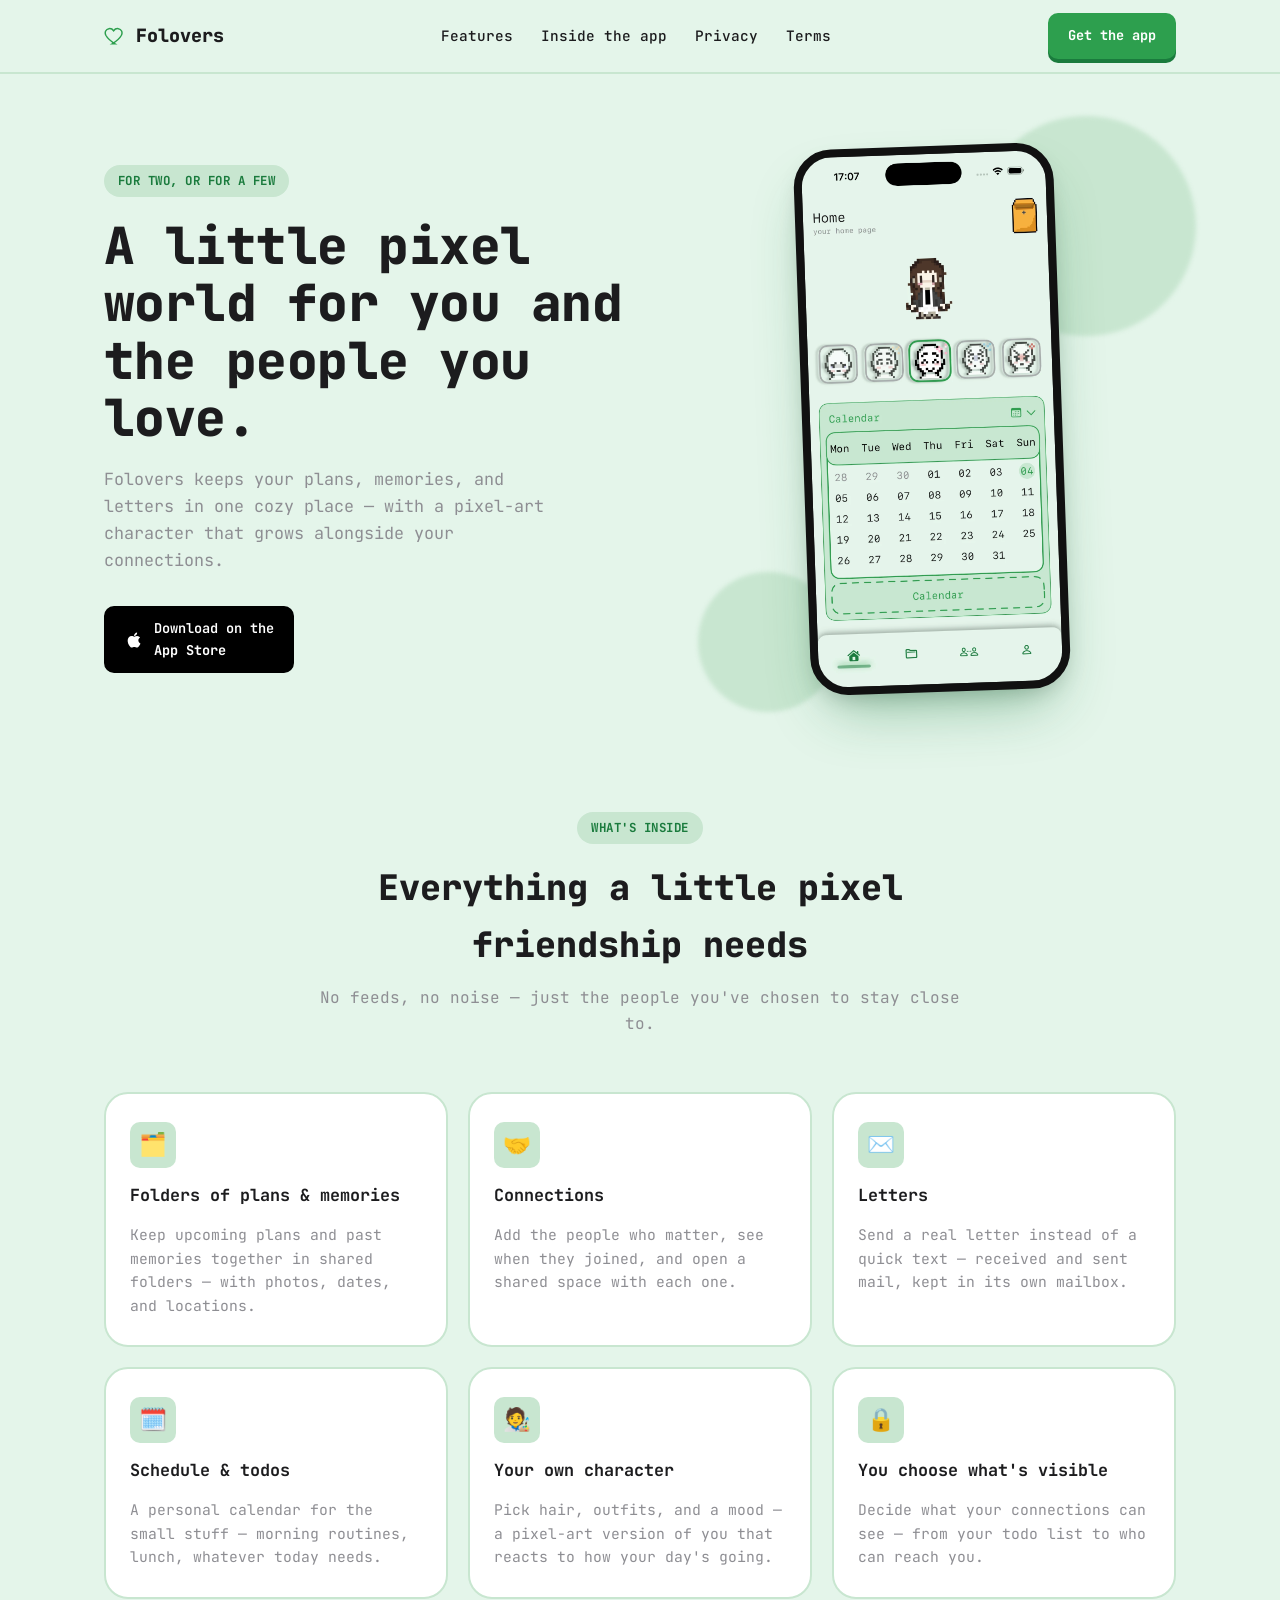
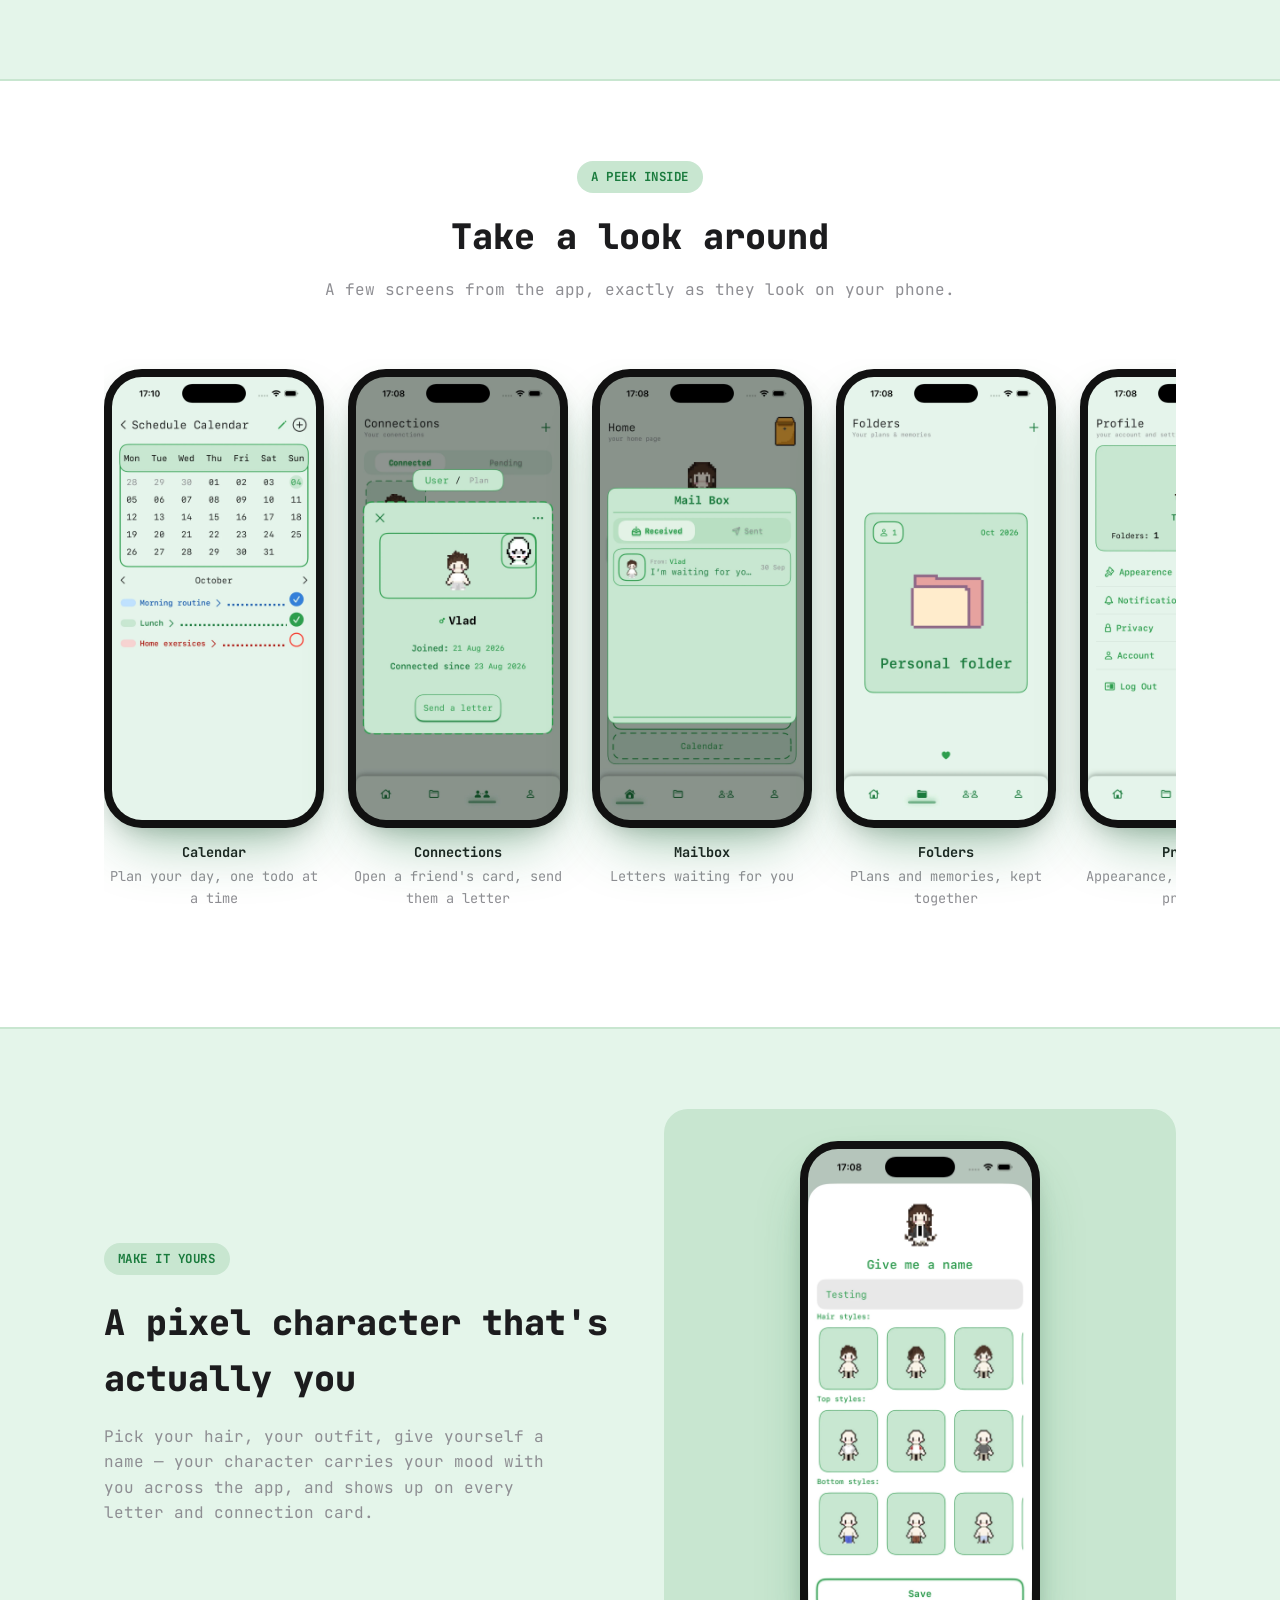
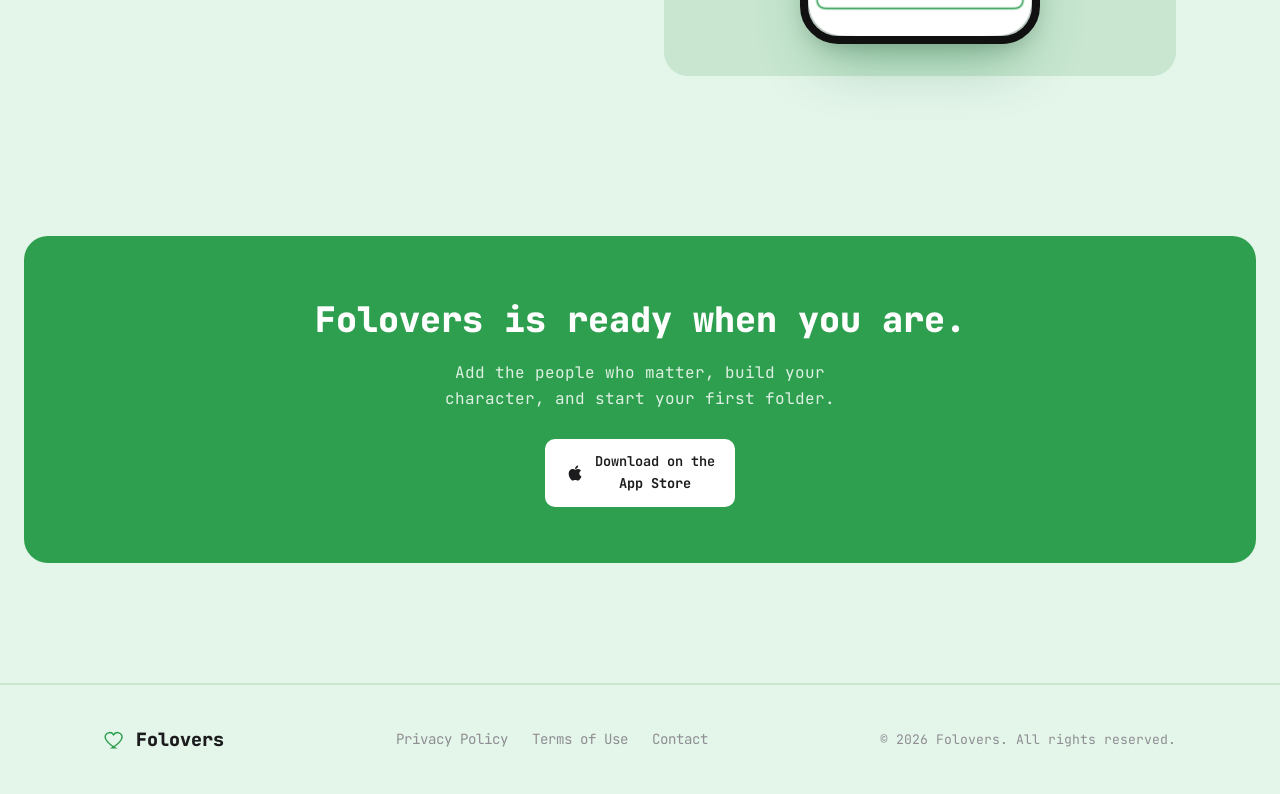
<file: index.html>
<!doctype html>
<html lang="en">
<head>
<meta charset="UTF-8">
<meta name="viewport" content="width=device-width, initial-scale=1.0">
<title>Folovers — stay close with the people who matter</title>
<meta name="description" content="Folovers is a cozy pixel-art app for keeping plans, memories, and letters with the people you care about.">
<link rel="stylesheet" href="style.css">
</head>
<body>

<nav class="nav">
  <div class="wrap">
    <a class="brand" href="index.html">
      <svg class="heart" viewBox="0 0 24 24" fill="none" xmlns="http://www.w3.org/2000/svg">
        <path d="M12 20.5s-7.5-4.6-10-9.3C.4 7.9 2 4.5 5.4 4c2-.3 3.9.6 5.1 2.3 1.2-1.7 3.1-2.6 5.1-2.3 3.4.5 5 3.9 3.4 7.2-2.5 4.7-10 9.3-10 9.3z" stroke="#2D9F4E" stroke-width="1.6"/>
      </svg>
      Folovers
    </a>
    <div class="nav-links">
      <a href="#features">Features</a>
      <a href="#screens">Inside the app</a>
      <a href="privacy.html">Privacy</a>
      <a href="terms.html">Terms</a>
    </div>
    <a class="btn btn-primary" href="#download">Get the app</a>
  </div>
</nav>

<header class="hero">
  <div class="wrap">
    <div>
      <span class="eyebrow">For two, or for a few</span>
      <h1>A little pixel world for you and the people you love.</h1>
      <p class="lead">Folovers keeps your plans, memories, and letters in one cozy place — with a pixel-art character that grows alongside your connections.</p>
      <div class="hero-actions">
        <a class="store-badge" href="#download">
          <svg viewBox="0 0 24 24" fill="currentColor"><path d="M17.05 20.28c-.98.95-2.05.8-3.08.35-1.09-.46-2.09-.48-3.24 0-1.44.62-2.2.44-3.06-.35C2.79 15.25 3.51 7.59 9.21 7.3c1.35.07 2.29.74 3.08.8 1.18-.24 2.31-.93 3.57-.84 1.51.12 2.65.72 3.4 1.8-3.12 1.87-2.38 5.98.48 7.13-.57 1.5-1.31 2.99-2.69 4.09zM12.03 7.25c-.15-2.23 1.66-4.07 3.74-4.25.29 2.58-2.26 4.5-3.74 4.25z"/></svg>
          <span>Download on the<br><strong>App Store</strong></span>
        </a>
      </div>
    </div>
    <div class="hero-visual">
      <div class="blob blob-1"></div>
      <div class="blob blob-2"></div>
      <div class="phone float">
        <img src="assets/screens/screen-4.webp" alt="Folovers home screen with your character and today's calendar">
      </div>
    </div>
  </div>
</header>

<section id="features">
  <div class="wrap">
    <div class="section-head">
      <span class="eyebrow">What's inside</span>
      <h2>Everything a little pixel friendship needs</h2>
      <p>No feeds, no noise — just the people you've chosen to stay close to.</p>
    </div>
    <div class="features">
      <div class="feature-card">
        <div class="icon">🗂️</div>
        <h3>Folders of plans &amp; memories</h3>
        <p>Keep upcoming plans and past memories together in shared folders — with photos, dates, and locations.</p>
      </div>
      <div class="feature-card">
        <div class="icon">🤝</div>
        <h3>Connections</h3>
        <p>Add the people who matter, see when they joined, and open a shared space with each one.</p>
      </div>
      <div class="feature-card">
        <div class="icon">✉️</div>
        <h3>Letters</h3>
        <p>Send a real letter instead of a quick text — received and sent mail, kept in its own mailbox.</p>
      </div>
      <div class="feature-card">
        <div class="icon">🗓️</div>
        <h3>Schedule &amp; todos</h3>
        <p>A personal calendar for the small stuff — morning routines, lunch, whatever today needs.</p>
      </div>
      <div class="feature-card">
        <div class="icon">🧑‍🎨</div>
        <h3>Your own character</h3>
        <p>Pick hair, outfits, and a mood — a pixel-art version of you that reacts to how your day's going.</p>
      </div>
      <div class="feature-card">
        <div class="icon">🔒</div>
        <h3>You choose what's visible</h3>
        <p>Decide what your connections can see — from your todo list to who can reach you.</p>
      </div>
    </div>
  </div>
</section>

<section id="screens" style="background: var(--surface-solid); border-top: 2px solid var(--surface); border-bottom: 2px solid var(--surface);">
  <div class="wrap">
    <div class="section-head">
      <span class="eyebrow">A peek inside</span>
      <h2>Take a look around</h2>
      <p>A few screens from the app, exactly as they look on your phone.</p>
    </div>
    <div class="showcase">
      <div class="showcase-item">
        <div class="phone"><img src="assets/screens/screen-7.webp" alt="Schedule calendar with a day's todo list"></div>
        <p class="showcase-caption"><strong>Calendar</strong>Plan your day, one todo at a time</p>
      </div>
      <div class="showcase-item">
        <div class="phone"><img src="assets/screens/screen-12.webp" alt="A connection's profile card with a Send a letter button"></div>
        <p class="showcase-caption"><strong>Connections</strong>Open a friend's card, send them a letter</p>
      </div>
      <div class="showcase-item">
        <div class="phone"><img src="assets/screens/screen-8.webp" alt="Mailbox showing received letters"></div>
        <p class="showcase-caption"><strong>Mailbox</strong>Letters waiting for you</p>
      </div>
      <div class="showcase-item">
        <div class="phone"><img src="assets/screens/screen-5.webp" alt="Folders screen with a personal folder"></div>
        <p class="showcase-caption"><strong>Folders</strong>Plans and memories, kept together</p>
      </div>
      <div class="showcase-item">
        <div class="phone"><img src="assets/screens/screen-11.webp" alt="Profile screen with settings"></div>
        <p class="showcase-caption"><strong>Profile</strong>Appearance, notifications, privacy</p>
      </div>
    </div>
  </div>
</section>

<section class="character-section">
  <div class="wrap">
    <div>
      <span class="eyebrow">Make it yours</span>
      <h2>A pixel character that's actually you</h2>
      <p style="color: var(--secondary-text); max-width: 46ch;">Pick your hair, your outfit, give yourself a name — your character carries your mood with you across the app, and shows up on every letter and connection card.</p>
    </div>
    <div class="character-card">
      <div class="phone"><img src="assets/screens/screen-10.webp" alt="Character creation screen with hair, top and bottom styles"></div>
    </div>
  </div>
</section>

<section id="download">
  <div class="cta">
    <h2>Folovers is ready when you are.</h2>
    <p>Add the people who matter, build your character, and start your first folder.</p>
    <a class="store-badge" href="#">
      <svg viewBox="0 0 24 24" fill="currentColor"><path d="M17.05 20.28c-.98.95-2.05.8-3.08.35-1.09-.46-2.09-.48-3.24 0-1.44.62-2.2.44-3.06-.35C2.79 15.25 3.51 7.59 9.21 7.3c1.35.07 2.29.74 3.08.8 1.18-.24 2.31-.93 3.57-.84 1.51.12 2.65.72 3.4 1.8-3.12 1.87-2.38 5.98.48 7.13-.57 1.5-1.31 2.99-2.69 4.09zM12.03 7.25c-.15-2.23 1.66-4.07 3.74-4.25.29 2.58-2.26 4.5-3.74 4.25z"/></svg>
      <span>Download on the<br><strong>App Store</strong></span>
    </a>
  </div>
</section>

<footer>
  <div class="wrap">
    <a class="brand" href="index.html">
      <svg class="heart" viewBox="0 0 24 24" fill="none" xmlns="http://www.w3.org/2000/svg">
        <path d="M12 20.5s-7.5-4.6-10-9.3C.4 7.9 2 4.5 5.4 4c2-.3 3.9.6 5.1 2.3 1.2-1.7 3.1-2.6 5.1-2.3 3.4.5 5 3.9 3.4 7.2-2.5 4.7-10 9.3-10 9.3z" stroke="#2D9F4E" stroke-width="1.6"/>
      </svg>
      Folovers
    </a>
    <div class="footer-links">
      <a href="privacy.html">Privacy Policy</a>
      <a href="terms.html">Terms of Use</a>
      <a href="mailto:hiroiostandart@gmail.com">Contact</a>
    </div>
    <div class="footer-copy">© 2026 Folovers. All rights reserved.</div>
  </div>
</footer>

</body>
</html>
</file>
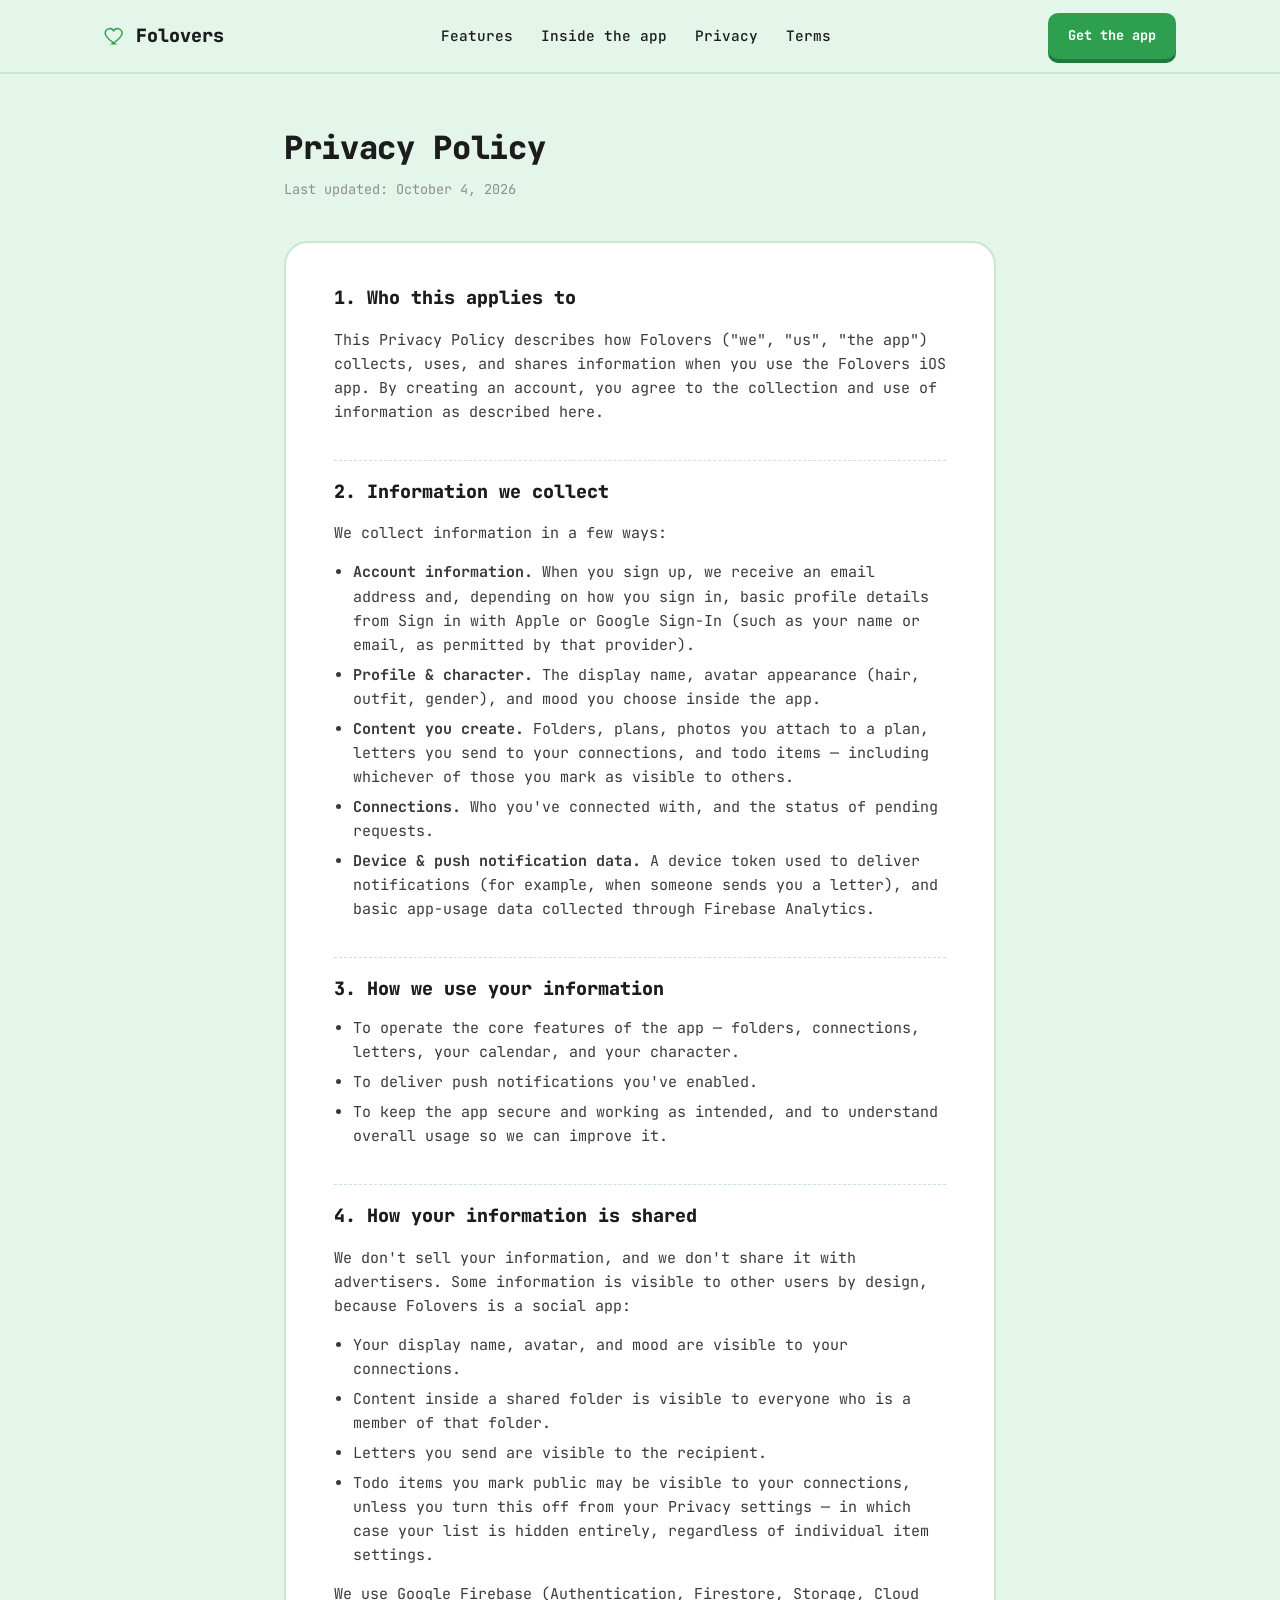
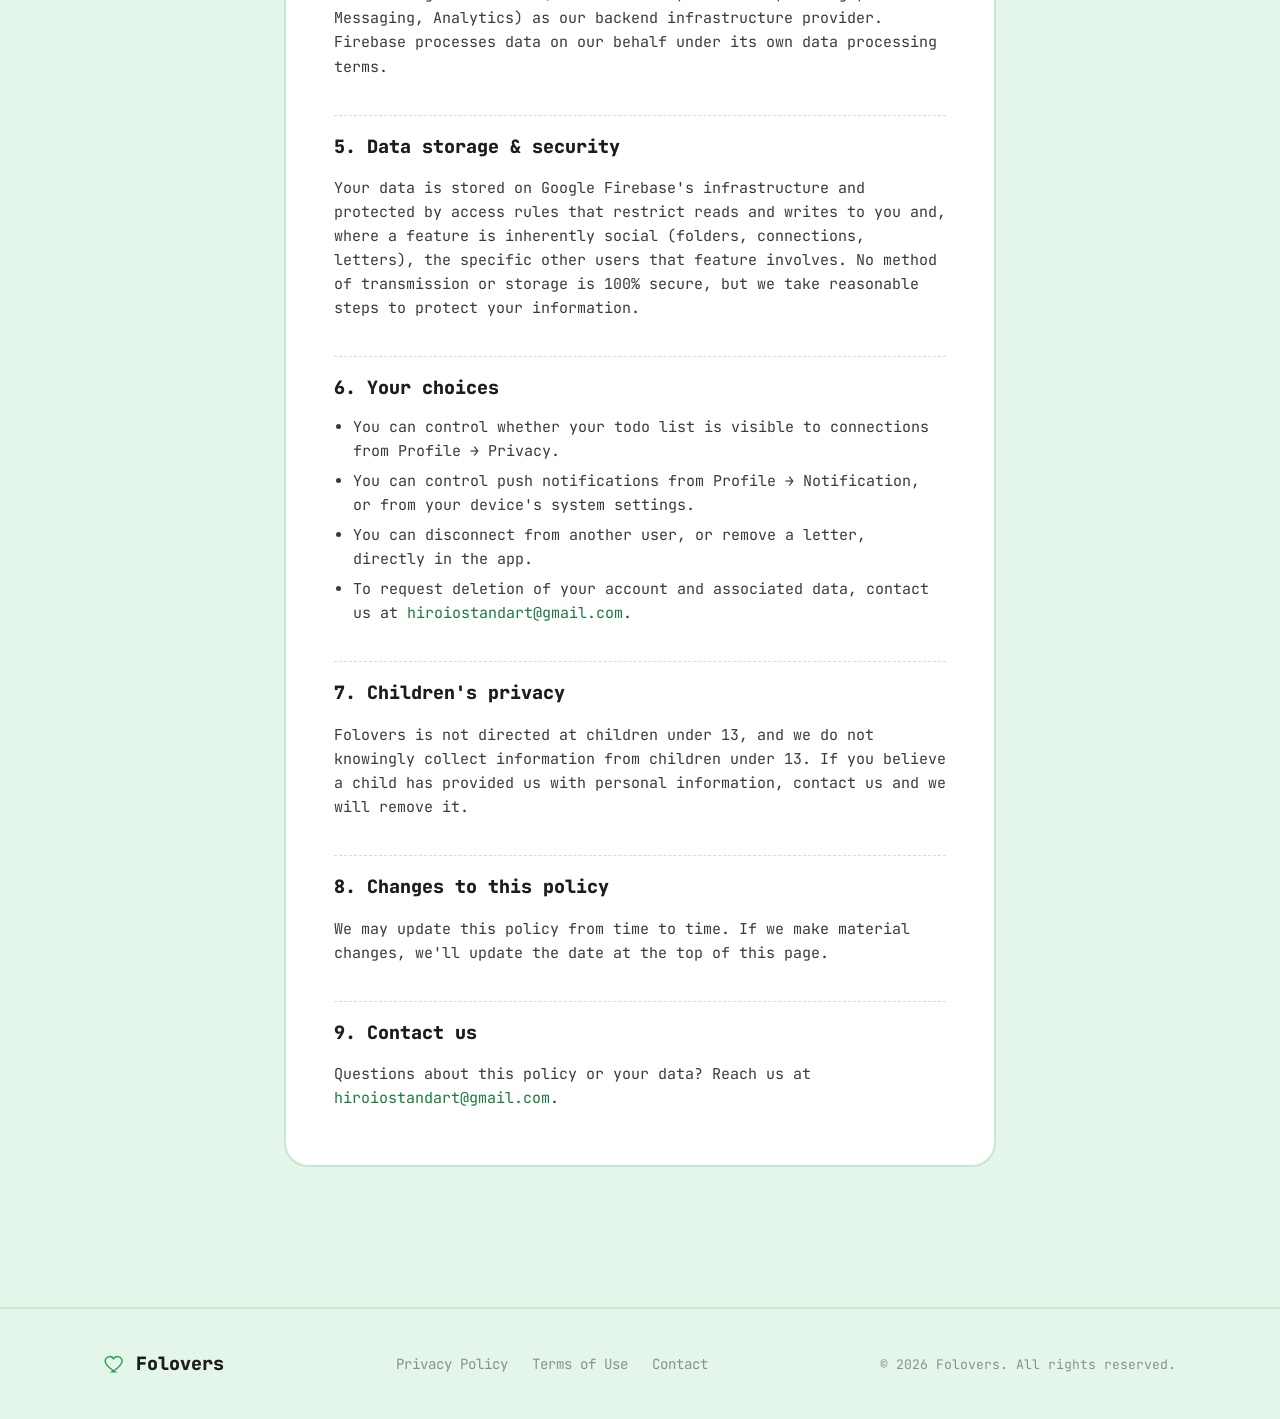
<file: privacy.html>
<!doctype html>
<html lang="en">
<head>
<meta charset="UTF-8">
<meta name="viewport" content="width=device-width, initial-scale=1.0">
<title>Privacy Policy — Folovers</title>
<meta name="description" content="How Folovers collects, uses, and protects your information.">
<link rel="stylesheet" href="style.css">
</head>
<body>

<nav class="nav">
  <div class="wrap">
    <a class="brand" href="index.html">
      <svg class="heart" viewBox="0 0 24 24" fill="none" xmlns="http://www.w3.org/2000/svg">
        <path d="M12 20.5s-7.5-4.6-10-9.3C.4 7.9 2 4.5 5.4 4c2-.3 3.9.6 5.1 2.3 1.2-1.7 3.1-2.6 5.1-2.3 3.4.5 5 3.9 3.4 7.2-2.5 4.7-10 9.3-10 9.3z" stroke="#2D9F4E" stroke-width="1.6"/>
      </svg>
      Folovers
    </a>
    <div class="nav-links">
      <a href="index.html#features">Features</a>
      <a href="index.html#screens">Inside the app</a>
      <a href="privacy.html">Privacy</a>
      <a href="terms.html">Terms</a>
    </div>
    <a class="btn btn-primary" href="index.html#download">Get the app</a>
  </div>
</nav>

<main class="legal">
  <div class="wrap">
    <h1>Privacy Policy</h1>
    <p class="updated">Last updated: October 4, 2026</p>

    <div class="legal-card">

      <h2>1. Who this applies to</h2>
      <p>This Privacy Policy describes how Folovers ("we", "us", "the app") collects, uses, and shares information when you use the Folovers iOS app. By creating an account, you agree to the collection and use of information as described here.</p>

      <h2>2. Information we collect</h2>
      <p>We collect information in a few ways:</p>
      <ul>
        <li><strong>Account information.</strong> When you sign up, we receive an email address and, depending on how you sign in, basic profile details from Sign in with Apple or Google Sign-In (such as your name or email, as permitted by that provider).</li>
        <li><strong>Profile &amp; character.</strong> The display name, avatar appearance (hair, outfit, gender), and mood you choose inside the app.</li>
        <li><strong>Content you create.</strong> Folders, plans, photos you attach to a plan, letters you send to your connections, and todo items — including whichever of those you mark as visible to others.</li>
        <li><strong>Connections.</strong> Who you've connected with, and the status of pending requests.</li>
        <li><strong>Device &amp; push notification data.</strong> A device token used to deliver notifications (for example, when someone sends you a letter), and basic app-usage data collected through Firebase Analytics.</li>
      </ul>

      <h2>3. How we use your information</h2>
      <ul>
        <li>To operate the core features of the app — folders, connections, letters, your calendar, and your character.</li>
        <li>To deliver push notifications you've enabled.</li>
        <li>To keep the app secure and working as intended, and to understand overall usage so we can improve it.</li>
      </ul>

      <h2>4. How your information is shared</h2>
      <p>We don't sell your information, and we don't share it with advertisers. Some information is visible to other users by design, because Folovers is a social app:</p>
      <ul>
        <li>Your display name, avatar, and mood are visible to your connections.</li>
        <li>Content inside a shared folder is visible to everyone who is a member of that folder.</li>
        <li>Letters you send are visible to the recipient.</li>
        <li>Todo items you mark public may be visible to your connections, unless you turn this off from your Privacy settings — in which case your list is hidden entirely, regardless of individual item settings.</li>
      </ul>
      <p>We use Google Firebase (Authentication, Firestore, Storage, Cloud Messaging, Analytics) as our backend infrastructure provider. Firebase processes data on our behalf under its own data processing terms.</p>

      <h2>5. Data storage &amp; security</h2>
      <p>Your data is stored on Google Firebase's infrastructure and protected by access rules that restrict reads and writes to you and, where a feature is inherently social (folders, connections, letters), the specific other users that feature involves. No method of transmission or storage is 100% secure, but we take reasonable steps to protect your information.</p>

      <h2>6. Your choices</h2>
      <ul>
        <li>You can control whether your todo list is visible to connections from Profile → Privacy.</li>
        <li>You can control push notifications from Profile → Notification, or from your device's system settings.</li>
        <li>You can disconnect from another user, or remove a letter, directly in the app.</li>
        <li>To request deletion of your account and associated data, contact us at <a href="mailto:hiroiostandart@gmail.com">hiroiostandart@gmail.com</a>.</li>
      </ul>

      <h2>7. Children's privacy</h2>
      <p>Folovers is not directed at children under 13, and we do not knowingly collect information from children under 13. If you believe a child has provided us with personal information, contact us and we will remove it.</p>

      <h2>8. Changes to this policy</h2>
      <p>We may update this policy from time to time. If we make material changes, we'll update the date at the top of this page.</p>

      <h2>9. Contact us</h2>
      <p>Questions about this policy or your data? Reach us at <a href="mailto:hiroiostandart@gmail.com">hiroiostandart@gmail.com</a>.</p>

    </div>
  </div>
</main>

<footer>
  <div class="wrap">
    <a class="brand" href="index.html">
      <svg class="heart" viewBox="0 0 24 24" fill="none" xmlns="http://www.w3.org/2000/svg">
        <path d="M12 20.5s-7.5-4.6-10-9.3C.4 7.9 2 4.5 5.4 4c2-.3 3.9.6 5.1 2.3 1.2-1.7 3.1-2.6 5.1-2.3 3.4.5 5 3.9 3.4 7.2-2.5 4.7-10 9.3-10 9.3z" stroke="#2D9F4E" stroke-width="1.6"/>
      </svg>
      Folovers
    </a>
    <div class="footer-links">
      <a href="privacy.html">Privacy Policy</a>
      <a href="terms.html">Terms of Use</a>
      <a href="mailto:hiroiostandart@gmail.com">Contact</a>
    </div>
    <div class="footer-copy">© 2026 Folovers. All rights reserved.</div>
  </div>
</footer>

</body>
</html>
</file>
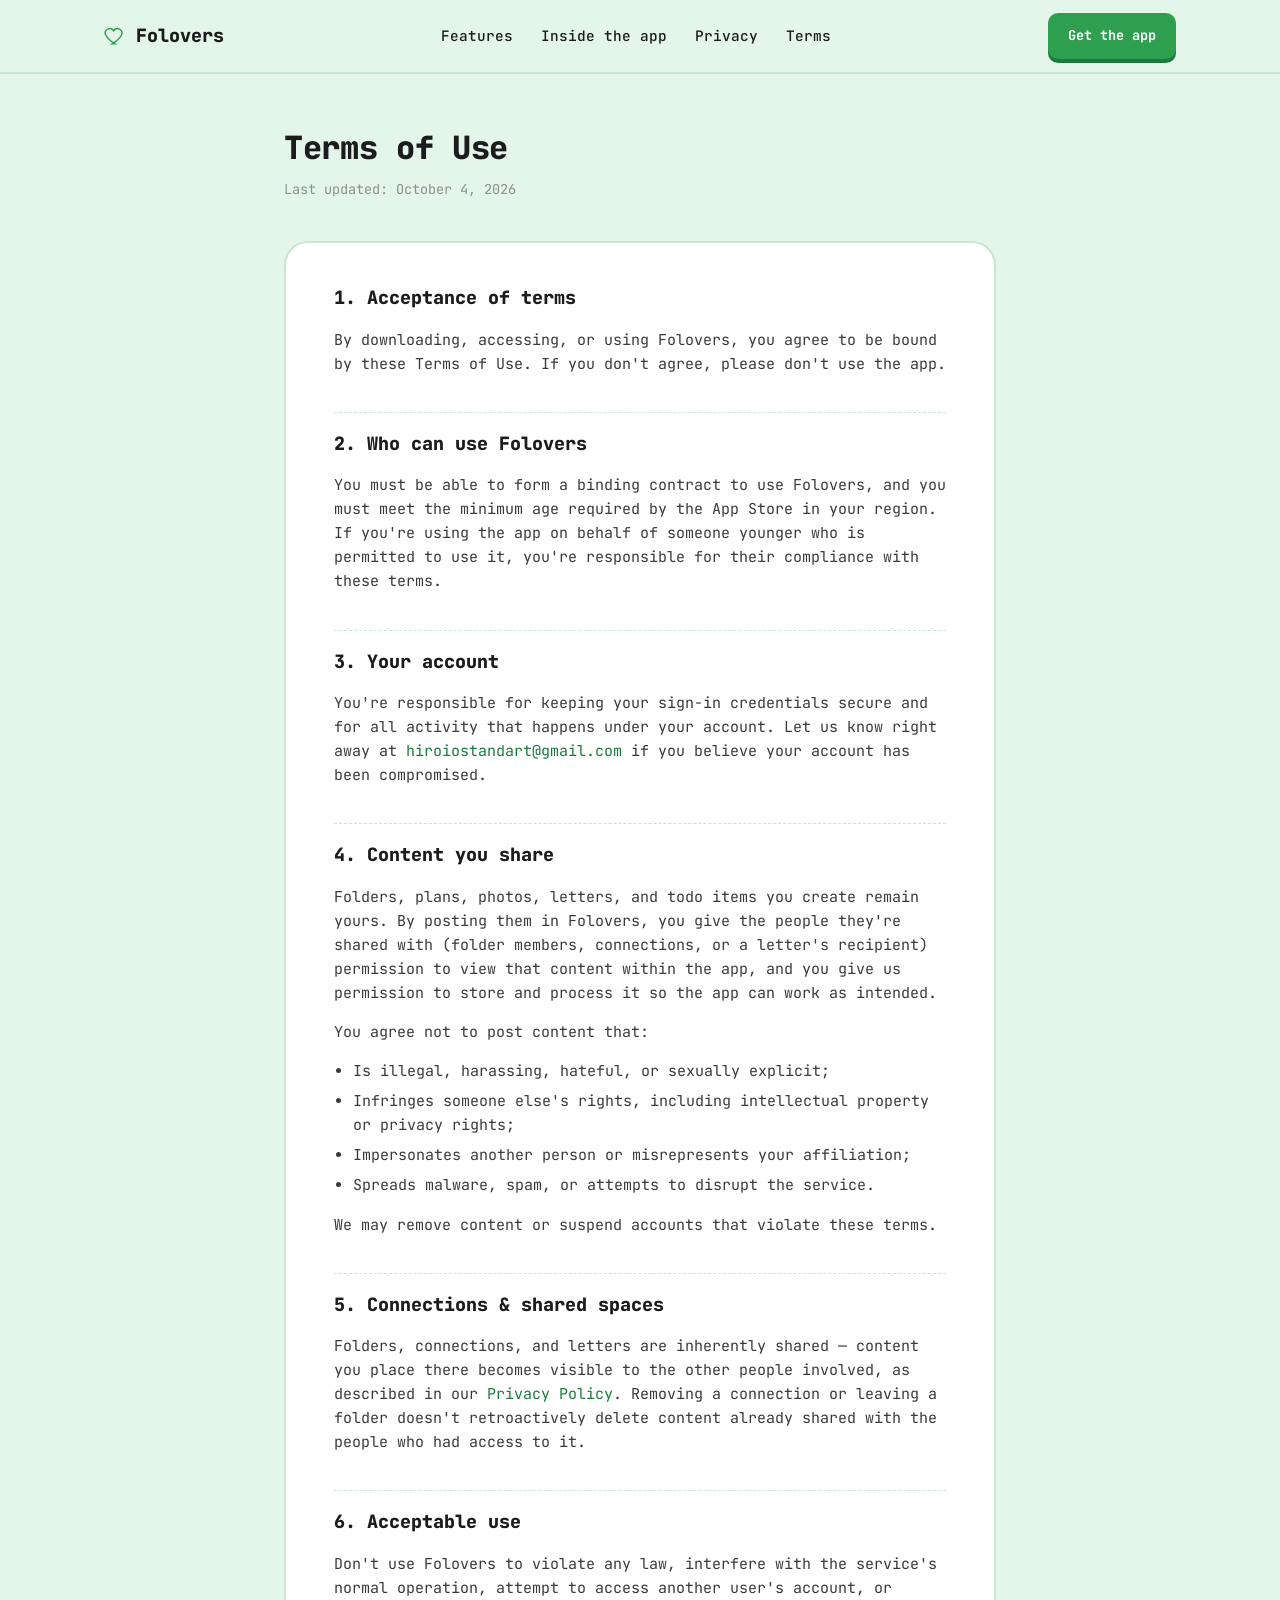
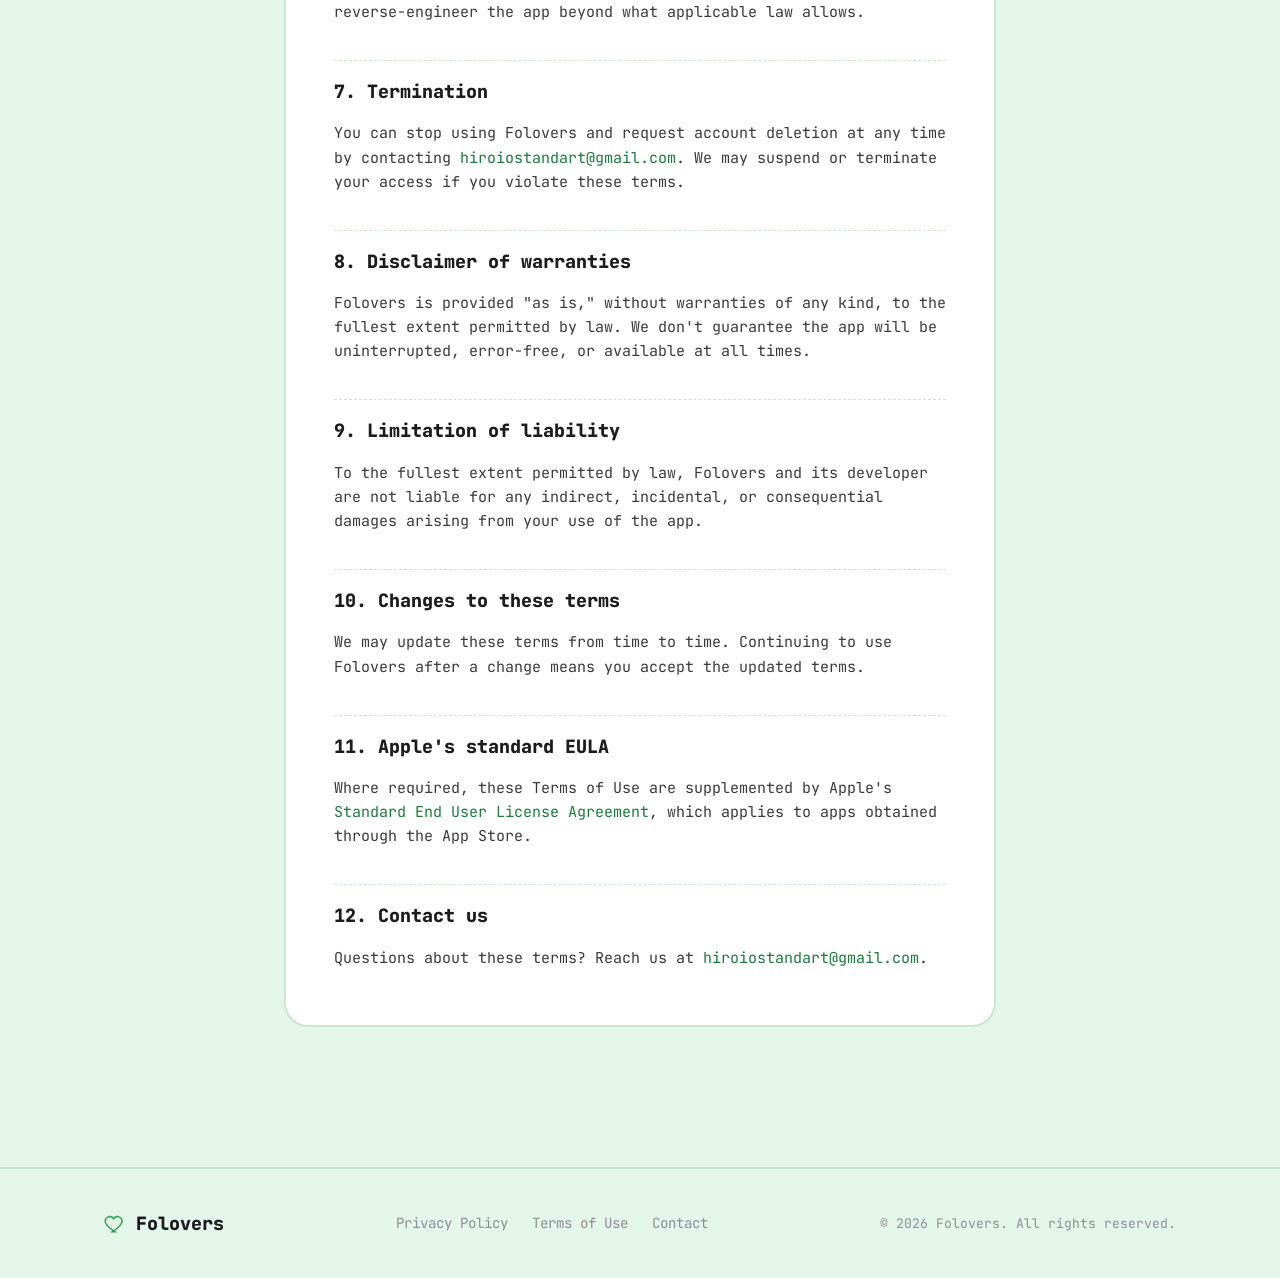
<file: terms.html>
<!doctype html>
<html lang="en">
<head>
<meta charset="UTF-8">
<meta name="viewport" content="width=device-width, initial-scale=1.0">
<title>Terms of Use — Folovers</title>
<meta name="description" content="The terms that cover your use of the Folovers app.">
<link rel="stylesheet" href="style.css">
</head>
<body>

<nav class="nav">
  <div class="wrap">
    <a class="brand" href="index.html">
      <svg class="heart" viewBox="0 0 24 24" fill="none" xmlns="http://www.w3.org/2000/svg">
        <path d="M12 20.5s-7.5-4.6-10-9.3C.4 7.9 2 4.5 5.4 4c2-.3 3.9.6 5.1 2.3 1.2-1.7 3.1-2.6 5.1-2.3 3.4.5 5 3.9 3.4 7.2-2.5 4.7-10 9.3-10 9.3z" stroke="#2D9F4E" stroke-width="1.6"/>
      </svg>
      Folovers
    </a>
    <div class="nav-links">
      <a href="index.html#features">Features</a>
      <a href="index.html#screens">Inside the app</a>
      <a href="privacy.html">Privacy</a>
      <a href="terms.html">Terms</a>
    </div>
    <a class="btn btn-primary" href="index.html#download">Get the app</a>
  </div>
</nav>

<main class="legal">
  <div class="wrap">
    <h1>Terms of Use</h1>
    <p class="updated">Last updated: October 4, 2026</p>

    <div class="legal-card">

      <h2>1. Acceptance of terms</h2>
      <p>By downloading, accessing, or using Folovers, you agree to be bound by these Terms of Use. If you don't agree, please don't use the app.</p>

      <h2>2. Who can use Folovers</h2>
      <p>You must be able to form a binding contract to use Folovers, and you must meet the minimum age required by the App Store in your region. If you're using the app on behalf of someone younger who is permitted to use it, you're responsible for their compliance with these terms.</p>

      <h2>3. Your account</h2>
      <p>You're responsible for keeping your sign-in credentials secure and for all activity that happens under your account. Let us know right away at <a href="mailto:hiroiostandart@gmail.com">hiroiostandart@gmail.com</a> if you believe your account has been compromised.</p>

      <h2>4. Content you share</h2>
      <p>Folders, plans, photos, letters, and todo items you create remain yours. By posting them in Folovers, you give the people they're shared with (folder members, connections, or a letter's recipient) permission to view that content within the app, and you give us permission to store and process it so the app can work as intended.</p>
      <p>You agree not to post content that:</p>
      <ul>
        <li>Is illegal, harassing, hateful, or sexually explicit;</li>
        <li>Infringes someone else's rights, including intellectual property or privacy rights;</li>
        <li>Impersonates another person or misrepresents your affiliation;</li>
        <li>Spreads malware, spam, or attempts to disrupt the service.</li>
      </ul>
      <p>We may remove content or suspend accounts that violate these terms.</p>

      <h2>5. Connections &amp; shared spaces</h2>
      <p>Folders, connections, and letters are inherently shared — content you place there becomes visible to the other people involved, as described in our <a href="privacy.html">Privacy Policy</a>. Removing a connection or leaving a folder doesn't retroactively delete content already shared with the people who had access to it.</p>

      <h2>6. Acceptable use</h2>
      <p>Don't use Folovers to violate any law, interfere with the service's normal operation, attempt to access another user's account, or reverse-engineer the app beyond what applicable law allows.</p>

      <h2>7. Termination</h2>
      <p>You can stop using Folovers and request account deletion at any time by contacting <a href="mailto:hiroiostandart@gmail.com">hiroiostandart@gmail.com</a>. We may suspend or terminate your access if you violate these terms.</p>

      <h2>8. Disclaimer of warranties</h2>
      <p>Folovers is provided "as is," without warranties of any kind, to the fullest extent permitted by law. We don't guarantee the app will be uninterrupted, error-free, or available at all times.</p>

      <h2>9. Limitation of liability</h2>
      <p>To the fullest extent permitted by law, Folovers and its developer are not liable for any indirect, incidental, or consequential damages arising from your use of the app.</p>

      <h2>10. Changes to these terms</h2>
      <p>We may update these terms from time to time. Continuing to use Folovers after a change means you accept the updated terms.</p>

      <h2>11. Apple's standard EULA</h2>
      <p>Where required, these Terms of Use are supplemented by Apple's <a href="https://www.apple.com/legal/internet-services/itunes/dev/stdeula/" target="_blank" rel="noopener">Standard End User License Agreement</a>, which applies to apps obtained through the App Store.</p>

      <h2>12. Contact us</h2>
      <p>Questions about these terms? Reach us at <a href="mailto:hiroiostandart@gmail.com">hiroiostandart@gmail.com</a>.</p>

    </div>
  </div>
</main>

<footer>
  <div class="wrap">
    <a class="brand" href="index.html">
      <svg class="heart" viewBox="0 0 24 24" fill="none" xmlns="http://www.w3.org/2000/svg">
        <path d="M12 20.5s-7.5-4.6-10-9.3C.4 7.9 2 4.5 5.4 4c2-.3 3.9.6 5.1 2.3 1.2-1.7 3.1-2.6 5.1-2.3 3.4.5 5 3.9 3.4 7.2-2.5 4.7-10 9.3-10 9.3z" stroke="#2D9F4E" stroke-width="1.6"/>
      </svg>
      Folovers
    </a>
    <div class="footer-links">
      <a href="privacy.html">Privacy Policy</a>
      <a href="terms.html">Terms of Use</a>
      <a href="mailto:hiroiostandart@gmail.com">Contact</a>
    </div>
    <div class="footer-copy">© 2026 Folovers. All rights reserved.</div>
  </div>
</footer>

</body>
</html>
</file>
<file: style.css>
@import url('https://fonts.googleapis.com/css2?family=JetBrains+Mono:wght@400;500;700;800&display=swap');

:root{
  --background: #E4F5EA;
  --surface: #C8E6D0;
  --surface-solid: #ffffff;
  --primary: #2D9F4E;
  --primary-dark: #1A7B3D;
  --text: #1C1C1E;
  --secondary-text: #8E8E93;
  --radius-lg: 24px;
  --radius-md: 15px;
  --radius-sm: 10px;
  --max-width: 1120px;
}

*{ box-sizing: border-box; }

html{ scroll-behavior: smooth; }

body{
  margin: 0;
  font-family: 'JetBrains Mono', ui-monospace, 'SF Mono', Menlo, monospace;
  background: var(--background);
  color: var(--text);
  line-height: 1.6;
  -webkit-font-smoothing: antialiased;
}

a{ color: var(--primary-dark); text-decoration: none; }
a:hover{ text-decoration: underline; }

img{ max-width: 100%; display: block; }

.wrap{
  max-width: var(--max-width);
  margin: 0 auto;
  padding: 0 24px;
}

/* ---------- nav ---------- */
.nav{
  position: sticky;
  top: 0;
  z-index: 50;
  background: rgba(228, 245, 234, 0.85);
  backdrop-filter: blur(10px);
  border-bottom: 2px solid var(--surface);
}
.nav .wrap{
  display: flex;
  align-items: center;
  justify-content: space-between;
  height: 72px;
}
.brand{
  display: flex;
  align-items: center;
  gap: 10px;
  font-weight: 800;
  font-size: 1.15rem;
  color: var(--text);
}
.brand:hover{ text-decoration: none; }
.brand .heart{ width: 22px; height: 22px; }

.nav-links{
  display: flex;
  align-items: center;
  gap: 28px;
  font-size: 0.9rem;
  font-weight: 500;
}
.nav-links a{ color: var(--text); }
.nav-links a:hover{ color: var(--primary-dark); text-decoration: none; }

.btn{
  display: inline-flex;
  align-items: center;
  justify-content: center;
  gap: 8px;
  padding: 12px 22px;
  border-radius: var(--radius-sm);
  font-family: inherit;
  font-weight: 700;
  font-size: 0.9rem;
  cursor: pointer;
  border: 2px solid var(--primary);
  transition: transform 0.15s ease, box-shadow 0.15s ease, background 0.15s ease;
}
.btn-primary{
  background: var(--primary);
  color: #fff;
  box-shadow: 0 4px 0 var(--primary-dark);
}
.btn-primary:hover{
  text-decoration: none;
  transform: translateY(2px);
  box-shadow: 0 2px 0 var(--primary-dark);
}
.btn-ghost{
  background: transparent;
  color: var(--primary-dark);
}
.btn-ghost:hover{
  text-decoration: none;
  background: var(--surface);
}
.nav .btn{ padding: 10px 18px; font-size: 0.85rem; }

/* ---------- hero ---------- */
.hero{
  padding: 72px 0 40px;
}
.hero .wrap{
  display: grid;
  grid-template-columns: 1.1fr 1fr;
  gap: 48px;
  align-items: center;
}
.eyebrow{
  display: inline-flex;
  align-items: center;
  gap: 8px;
  padding: 6px 14px;
  border-radius: 999px;
  background: var(--surface);
  color: var(--primary-dark);
  font-size: 0.78rem;
  font-weight: 700;
  letter-spacing: 0.04em;
  text-transform: uppercase;
  margin-bottom: 20px;
}
h1{
  font-size: clamp(2.2rem, 4vw, 3.2rem);
  line-height: 1.12;
  margin: 0 0 20px;
  font-weight: 800;
  letter-spacing: -0.01em;
}
.hero p.lead{
  font-size: 1.05rem;
  color: var(--secondary-text);
  max-width: 46ch;
  margin: 0 0 32px;
}
.hero-actions{
  display: flex;
  align-items: center;
  gap: 16px;
  flex-wrap: wrap;
}
.store-badge{
  display: inline-flex;
  align-items: center;
  gap: 10px;
  padding: 10px 18px;
  background: #000;
  color: #fff;
  border-radius: var(--radius-sm);
  font-weight: 600;
  font-size: 0.85rem;
  border: 2px solid #000;
}
.store-badge:hover{ text-decoration: none; opacity: 0.85; }
.store-badge svg{ width: 20px; height: 20px; }

.hero-visual{
  position: relative;
  display: flex;
  justify-content: center;
}
.phone{
  position: relative;
  width: 260px;
  border-radius: 38px;
  border: 8px solid #111;
  background: #111;
  box-shadow: 0 30px 60px -20px rgba(26, 123, 61, 0.45), 0 10px 25px -10px rgba(0,0,0,0.25);
  overflow: hidden;
  transform: rotate(-2deg);
}
.phone img{ display: block; width: 100%; }
.phone.float{
  animation: float 5s ease-in-out infinite;
}
@keyframes float{
  0%, 100%{ transform: rotate(-2deg) translateY(0); }
  50%{ transform: rotate(-2deg) translateY(-12px); }
}
.blob{
  position: absolute;
  border-radius: 50%;
  background: var(--surface);
  filter: blur(2px);
  z-index: -1;
}
.blob-1{ width: 220px; height: 220px; top: -30px; right: -20px; }
.blob-2{ width: 140px; height: 140px; bottom: -20px; left: 10px; }

/* ---------- sections ---------- */
section{ padding: 80px 0; }
.section-head{
  text-align: center;
  max-width: 640px;
  margin: 0 auto 56px;
}
.section-head .eyebrow{ margin-bottom: 16px; }
h2{
  font-size: clamp(1.6rem, 3vw, 2.2rem);
  margin: 0 0 12px;
  font-weight: 800;
}
.section-head p{
  color: var(--secondary-text);
  margin: 0;
}

/* feature grid */
.features{
  display: grid;
  grid-template-columns: repeat(3, 1fr);
  gap: 20px;
}
.feature-card{
  background: var(--surface-solid);
  border: 2px solid var(--surface);
  border-radius: var(--radius-lg);
  padding: 28px 24px;
  display: flex;
  flex-direction: column;
  gap: 14px;
}
.feature-card .icon{
  width: 46px;
  height: 46px;
  border-radius: var(--radius-sm);
  background: var(--surface);
  display: flex;
  align-items: center;
  justify-content: center;
  font-size: 1.4rem;
}
.feature-card h3{
  margin: 0;
  font-size: 1.05rem;
  font-weight: 700;
}
.feature-card p{
  margin: 0;
  color: var(--secondary-text);
  font-size: 0.92rem;
}

/* showcase strip */
.showcase{
  display: flex;
  gap: 24px;
  overflow-x: auto;
  padding: 10px 4px 24px;
  scroll-snap-type: x mandatory;
}
.showcase::-webkit-scrollbar{ height: 8px; }
.showcase::-webkit-scrollbar-thumb{ background: var(--surface); border-radius: 10px; }
.showcase-item{
  flex: 0 0 auto;
  scroll-snap-align: start;
  width: 220px;
}
.showcase-item .phone{ width: 220px; transform: none; }
.showcase-item .phone.float{ animation: none; }
.showcase-caption{
  margin-top: 14px;
  text-align: center;
  font-size: 0.85rem;
  color: var(--secondary-text);
}
.showcase-caption strong{ color: var(--text); display: block; margin-bottom: 2px; }

/* character strip */
.character-section .wrap{
  display: grid;
  grid-template-columns: 1fr 1fr;
  gap: 48px;
  align-items: center;
}
.character-card{
  background: var(--surface);
  border-radius: var(--radius-lg);
  padding: 32px;
}
.character-card .phone{ margin: 0 auto; width: 240px; transform: none; }

/* cta */
.cta{
  background: var(--primary);
  border-radius: var(--radius-lg);
  padding: 56px 40px;
  text-align: center;
  color: #fff;
  margin: 0 24px;
}
.cta h2{ color: #fff; }
.cta p{ color: rgba(255,255,255,0.85); max-width: 46ch; margin: 0 auto 28px; }
.cta .store-badge{ background: #fff; color: var(--text); border-color: #fff; }
.cta .store-badge:hover{ opacity: 0.9; }

/* footer */
footer{
  border-top: 2px solid var(--surface);
  padding: 40px 0;
  margin-top: 40px;
}
footer .wrap{
  display: flex;
  align-items: center;
  justify-content: space-between;
  flex-wrap: wrap;
  gap: 16px;
}
.footer-links{
  display: flex;
  gap: 24px;
  font-size: 0.88rem;
}
.footer-links a{ color: var(--secondary-text); }
.footer-links a:hover{ color: var(--primary-dark); }
.footer-copy{
  font-size: 0.82rem;
  color: var(--secondary-text);
}

/* ---------- legal pages ---------- */
.legal{
  padding: 56px 0 100px;
}
.legal .wrap{ max-width: 760px; }
.legal h1{ font-size: 2rem; margin-bottom: 6px; }
.legal .updated{
  color: var(--secondary-text);
  font-size: 0.85rem;
  margin-bottom: 40px;
}
.legal-card{
  background: var(--surface-solid);
  border: 2px solid var(--surface);
  border-radius: var(--radius-lg);
  padding: 40px clamp(20px, 5vw, 48px);
}
.legal-card h2{
  font-size: 1.15rem;
  margin: 36px 0 12px;
  padding-top: 16px;
  border-top: 1px dashed var(--surface);
}
.legal-card h2:first-child{ margin-top: 0; padding-top: 0; border-top: none; }
.legal-card p, .legal-card li{
  font-size: 0.94rem;
  color: #3a3a3c;
}
.legal-card ul{ padding-left: 1.2em; margin: 10px 0; }
.legal-card li{ margin-bottom: 6px; }
.legal-card a{ word-break: break-word; }
.placeholder{
  background: #FFF4D6;
  color: #8a6d1c;
  padding: 1px 6px;
  border-radius: 4px;
  font-size: 0.85em;
}

/* ---------- responsive ---------- */
@media (max-width: 860px){
  .hero .wrap{ grid-template-columns: 1fr; text-align: center; }
  .hero p.lead{ margin-left: auto; margin-right: auto; }
  .hero-actions{ justify-content: center; }
  .hero-visual{ order: -1; }
  .features{ grid-template-columns: 1fr; }
  .character-section .wrap{ grid-template-columns: 1fr; }
  .character-section .wrap > div:first-child{ order: 2; }
  .nav-links{ display: none; }
}
</file>
